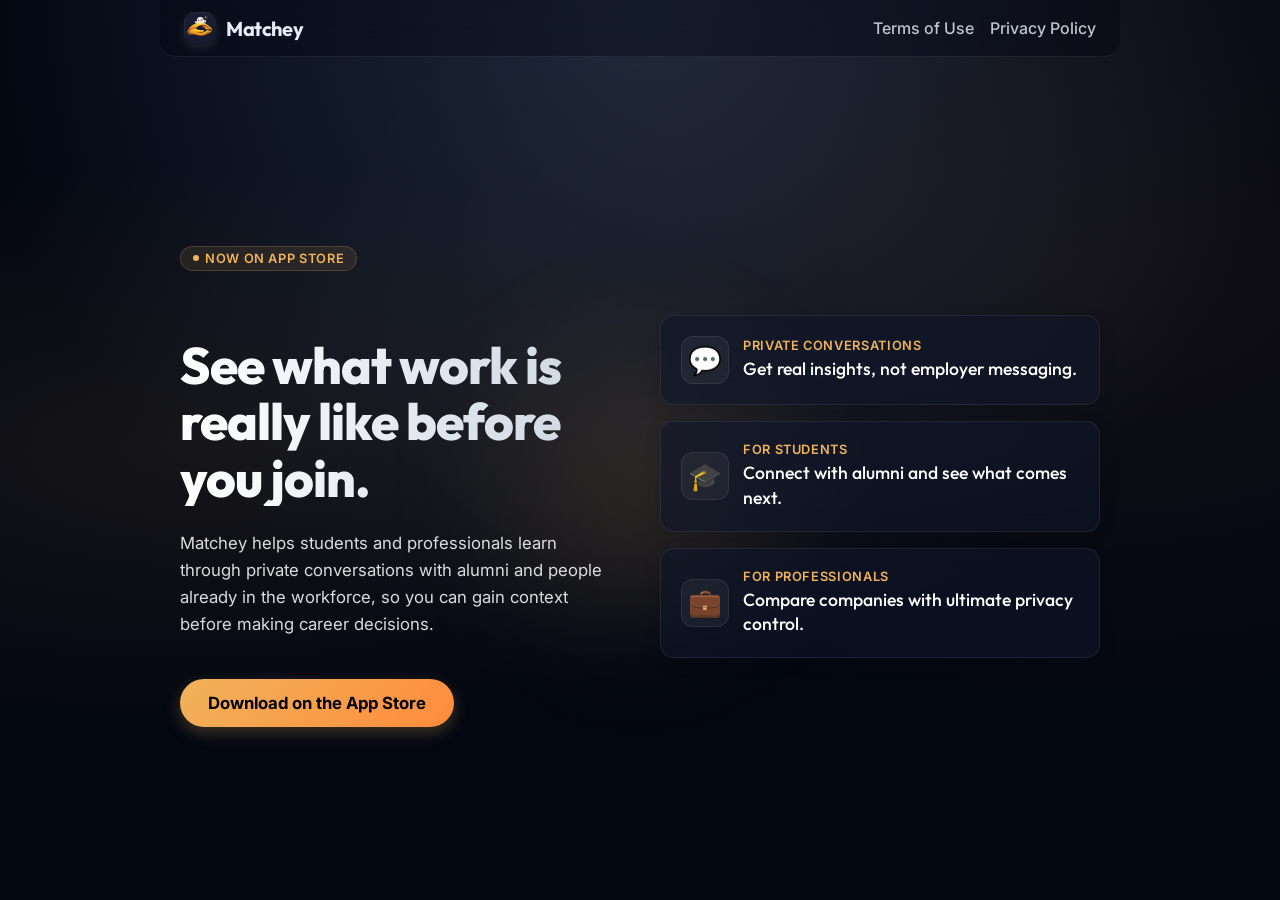
<file: index.html>
<!DOCTYPE html>
<html lang="en">

<head>
  <meta charset="UTF-8" />
  <meta name="viewport" content="width=device-width, initial-scale=1.0" />
  <meta name="description"
    content="Matchey helps students and professionals learn through private conversations with alumni. See the future of work before you join it." />
  <title>Matchey | See The Future of Work</title>

  <!-- Font Preconnect -->
  <link rel="preconnect" href="https://fonts.googleapis.com">
  <link rel="preconnect" href="https://fonts.gstatic.com" crossorigin>
  <link
    href="https://fonts.googleapis.com/css2?family=Inter:wght@400;500;600;700&family=Outfit:wght@400;500;700;800&display=swap"
    rel="stylesheet">

  <link rel="stylesheet" href="./styles.css" />
  <link rel="stylesheet" href="./landing.css" /> <!-- Dedicated landing styles -->
</head>

<body class="landing-page revamped-landing">
  <div class="site-shell">
    <header class="topbar glass-header">
      <div class="logo-container">
        <img src="./image/matchey_fixed_1024x1024.png" alt="Matchey Logo" class="logo-mark" />
        <p class="logo-text">Matchey</p>
      </div>
      <nav class="nav-links">
        <a href="./matchey-tos.html" class="nav-item">Terms of Use</a>
        <a href="./matchey-privacy.html" class="nav-item">Privacy Policy</a>
      </nav>
    </header>

    <main class="landing-main">
      <section class="hero-card landing-hero premium-hero" id="hero-section">
        <div class="hero-bg-glow"></div>
        <div class="hero-copy">
          <div class="eyebrow-badge">
            <span class="pulse-dot"></span> Now on App Store
          </div>
          <h1 class="gradient-text">See what work is really like before you join.</h1>
          <p class="hero-body">
            Matchey helps students and professionals learn through private conversations with alumni and people already
            in the workforce, so you can gain context before making career decisions.
          </p>
          <div class="hero-actions" id="hero-actions">
            <a class="primary-button premium-btn" href="https://apps.apple.com/my/app/matchey/id6758370075"
              target="_blank" rel="noreferrer">
              <span class="btn-text">Download on the App Store</span>
              <span class="btn-glow"></span>
            </a>
          </div>
        </div>

        <div class="hero-visual" aria-label="Feature HIGHLIGHTS">
          <div class="info-card info-card-main glass-card" id="card-private">
            <div class="card-icon">💬</div>
            <div class="card-content">
              <span class="info-label">Private conversations</span>
              <strong>Get real insights, not employer messaging.</strong>
            </div>
          </div>
          <div class="info-card glass-card" id="card-students">
            <div class="card-icon">🎓</div>
            <div class="card-content">
              <span class="info-label">For students</span>
              <strong>Connect with alumni and see what comes next.</strong>
            </div>
          </div>
          <div class="info-card glass-card" id="card-professionals">
            <div class="card-icon">💼</div>
            <div class="card-content">
              <span class="info-label">For professionals</span>
              <strong>Compare companies with ultimate privacy control.</strong>
            </div>
          </div>
        </div>
      </section>
    </main>
  </div>
</body>

</html>
</file>
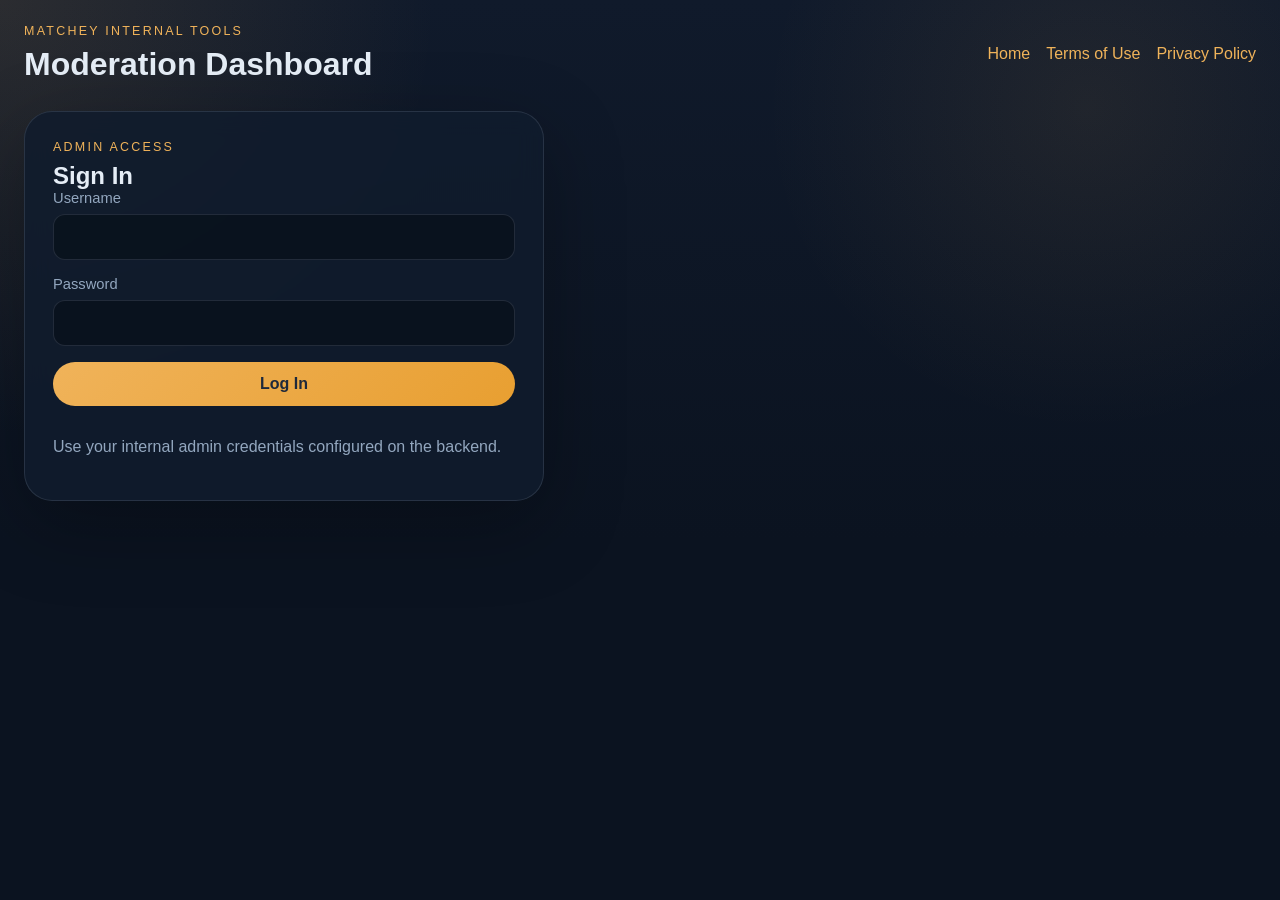
<file: moderation/index.html>
<!DOCTYPE html>
<html lang="en">
<head>
  <meta charset="UTF-8" />
  <meta name="viewport" content="width=device-width, initial-scale=1.0" />
  <title>Matchey Admin</title>
  <link rel="stylesheet" href="../styles.css" />
</head>
<body>
  <div class="site-shell">
    <header class="topbar">
      <div>
        <p class="eyebrow">Matchey Internal Tools</p>
        <h1>Moderation Dashboard</h1>
      </div>
      <nav class="nav-links">
        <a href="../index.html">Home</a>
        <a href="../matchey-tos.html">Terms of Use</a>
        <a href="../matchey-privacy.html">Privacy Policy</a>
      </nav>
    </header>

    <main class="admin-layout">
      <section class="card login-card" id="login-card">
        <div class="card-header">
          <p class="eyebrow">Admin Access</p>
          <h2>Sign In</h2>
        </div>
        <form id="login-form" class="stack">
          <label>
            Username
            <input id="username" type="text" autocomplete="username" required />
          </label>
          <label>
            Password
            <input id="password" type="password" autocomplete="current-password" required />
          </label>
          <button type="submit" class="primary-button">Log In</button>
          <p class="muted" id="login-status">Use your internal admin credentials configured on the backend.</p>
        </form>
      </section>

      <section class="dashboard hidden" id="dashboard">
        <div class="dashboard-toolbar">
          <div>
            <p class="eyebrow">Moderation Queue</p>
            <h2>Blocked / Reported Users</h2>
          </div>
          <div class="toolbar-actions">
            <button type="button" class="ghost-button" id="refresh-reports">Refresh</button>
            <button type="button" class="ghost-button" id="logout-button">Log Out</button>
          </div>
        </div>

        <div class="status-banner" id="session-banner"></div>

        <div class="dashboard-grid">
          <aside class="card reports-list-card">
            <div class="card-header compact">
              <h3>Reports</h3>
              <span class="pill" id="report-count">0</span>
            </div>
            <div class="reports-list" id="reports-list"></div>
          </aside>

          <section class="card report-detail-card">
            <div id="report-detail-empty" class="empty-state">
              <h3>No report selected</h3>
              <p>Select a report to review the reporter, reported user, and recent conversation context.</p>
            </div>
            <div id="report-detail" class="hidden">
              <div class="detail-header">
                <div>
                  <p class="eyebrow">Report Detail</p>
                  <h3 id="detail-title"></h3>
                  <p class="muted" id="detail-created-at"></p>
                </div>
                <button type="button" class="danger-button" id="eject-button">Eject User</button>
              </div>

              <div class="detail-grid">
                <div class="detail-block">
                  <h4>Reporter</h4>
                  <div id="detail-reporter"></div>
                </div>
                <div class="detail-block">
                  <h4>Reported User</h4>
                  <div id="detail-reported-user"></div>
                </div>
              </div>

              <div class="detail-block">
                <h4>Reason</h4>
                <p id="detail-reason"></p>
              </div>

              <div class="detail-block">
                <div class="detail-section-heading">
                  <h4>Profile Moderation</h4>
                  <span class="muted">Remove harmful profile content directly from this screen</span>
                </div>
                <div id="detail-profile"></div>
              </div>

              <div class="detail-block">
                <div class="detail-section-heading">
                  <h4>Recent Conversation Context</h4>
                  <span class="muted">Last 20 messages between these users</span>
                </div>
                <div class="conversation-list" id="detail-conversation"></div>
              </div>
            </div>
          </section>
        </div>
      </section>
    </main>
  </div>

  <script src="../admin.js" defer></script>
</body>
</html>
</file>
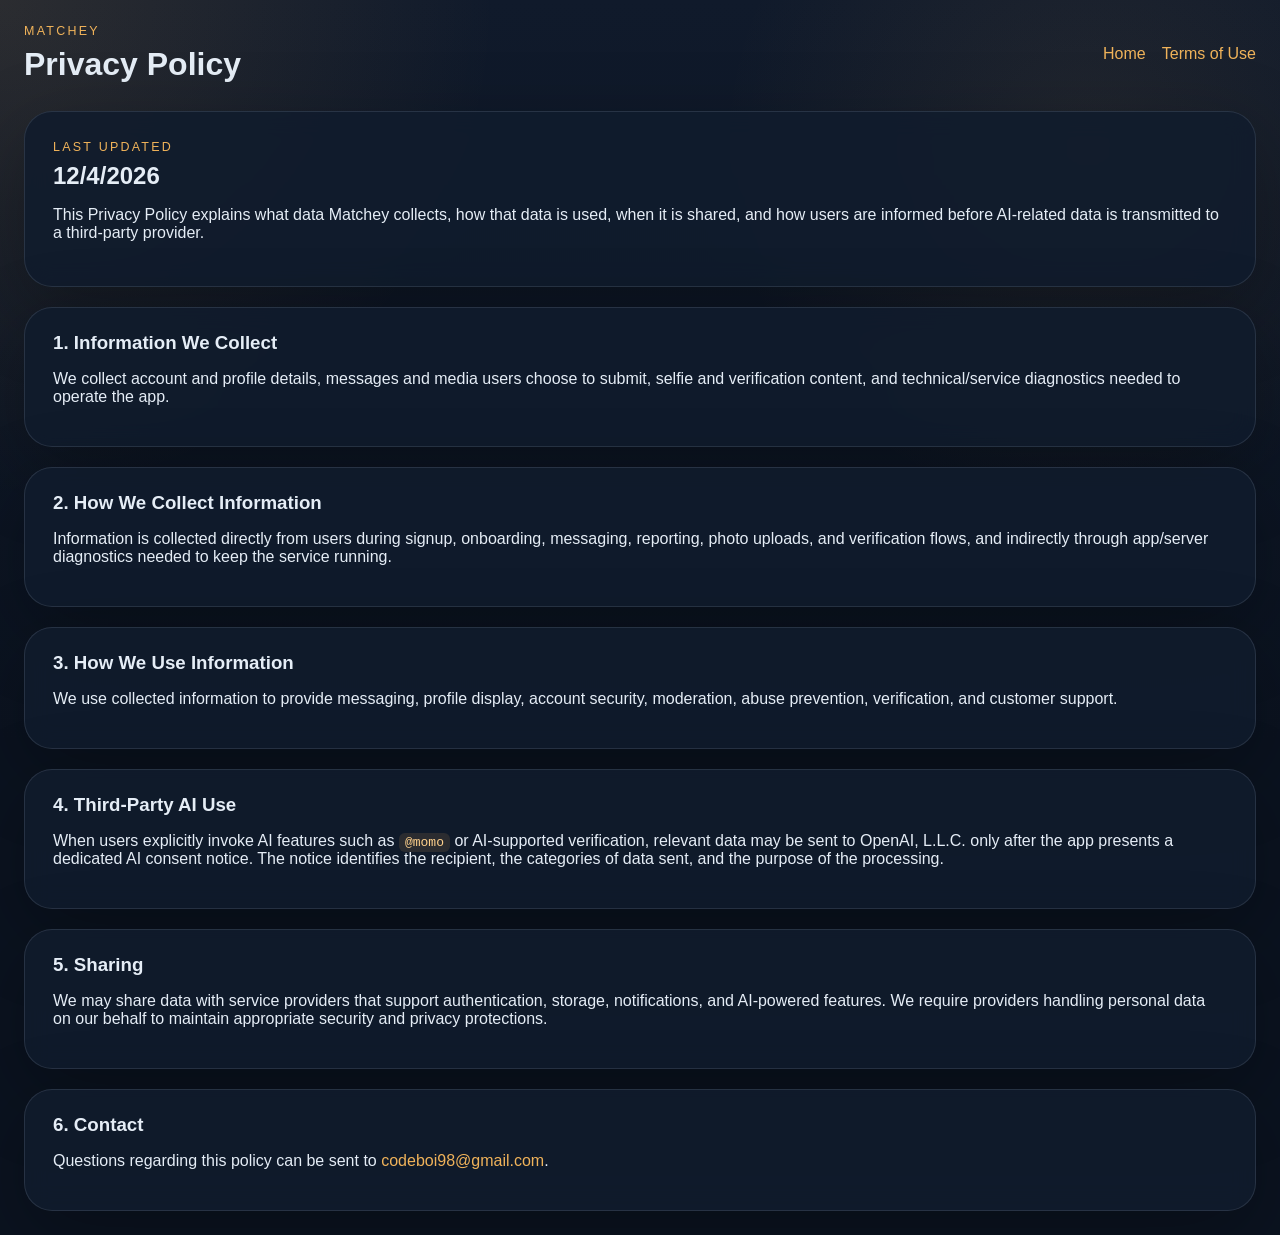
<file: matchey-privacy.html>
<!DOCTYPE html>
<html lang="en">
<head>
  <meta charset="UTF-8" />
  <meta name="viewport" content="width=device-width, initial-scale=1.0" />
  <title>Matchey Privacy Policy</title>
  <link rel="stylesheet" href="./styles.css" />
</head>
<body>
  <div class="legal-shell">
    <header class="topbar">
      <div>
        <p class="eyebrow">Matchey</p>
        <h1>Privacy Policy</h1>
      </div>
      <nav class="nav-links">
        <a href="./index.html">Home</a>
        <a href="./matchey-tos.html">Terms of Use</a>
      </nav>
    </header>

    <main class="legal-main">
      <section class="hero-card">
        <p class="eyebrow">Last Updated</p>
        <h2 id="privacy-last-updated"></h2>
        <p>
          This Privacy Policy explains what data Matchey collects, how that data is used, when it is shared,
          and how users are informed before AI-related data is transmitted to a third-party provider.
        </p>
      </section>

      <section class="legal-section">
        <h3>1. Information We Collect</h3>
        <p>We collect account and profile details, messages and media users choose to submit, selfie and verification content, and technical/service diagnostics needed to operate the app.</p>
      </section>

      <section class="legal-section">
        <h3>2. How We Collect Information</h3>
        <p>Information is collected directly from users during signup, onboarding, messaging, reporting, photo uploads, and verification flows, and indirectly through app/server diagnostics needed to keep the service running.</p>
      </section>

      <section class="legal-section">
        <h3>3. How We Use Information</h3>
        <p>We use collected information to provide messaging, profile display, account security, moderation, abuse prevention, verification, and customer support.</p>
      </section>

      <section class="legal-section">
        <h3>4. Third-Party AI Use</h3>
        <p>When users explicitly invoke AI features such as <code>@momo</code> or AI-supported verification, relevant data may be sent to OpenAI, L.L.C. only after the app presents a dedicated AI consent notice. The notice identifies the recipient, the categories of data sent, and the purpose of the processing.</p>
      </section>

      <section class="legal-section">
        <h3>5. Sharing</h3>
        <p>We may share data with service providers that support authentication, storage, notifications, and AI-powered features. We require providers handling personal data on our behalf to maintain appropriate security and privacy protections.</p>
      </section>

      <section class="legal-section">
        <h3>6. Contact</h3>
        <p>Questions regarding this policy can be sent to <a href="mailto:codeboi98@gmail.com">codeboi98@gmail.com</a>.</p>
      </section>
    </main>
  </div>

  <script>
    document.getElementById('privacy-last-updated').textContent = new Date().toLocaleDateString();
  </script>
</body>
</html>
</file>
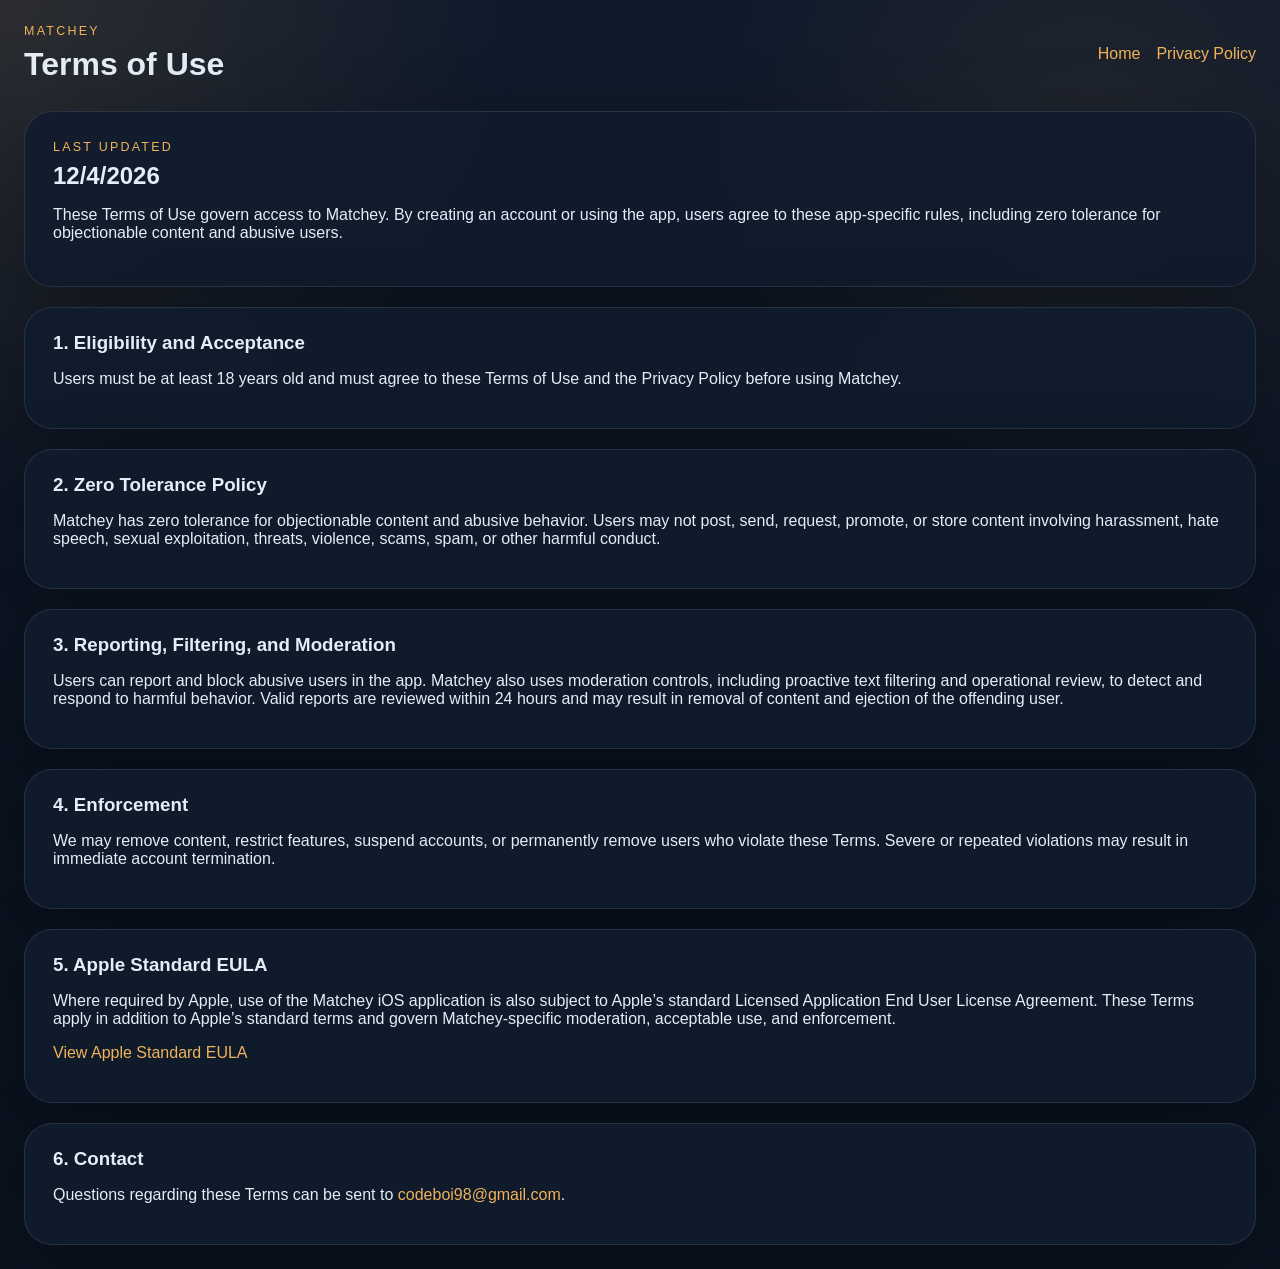
<file: matchey-tos.html>
<!DOCTYPE html>
<html lang="en">
<head>
  <meta charset="UTF-8" />
  <meta name="viewport" content="width=device-width, initial-scale=1.0" />
  <title>Matchey Terms of Use</title>
  <link rel="stylesheet" href="./styles.css" />
</head>
<body>
  <div class="legal-shell">
    <header class="topbar">
      <div>
        <p class="eyebrow">Matchey</p>
        <h1>Terms of Use</h1>
      </div>
      <nav class="nav-links">
        <a href="./index.html">Home</a>
        <a href="./matchey-privacy.html">Privacy Policy</a>
      </nav>
    </header>

    <main class="legal-main">
      <section class="hero-card">
        <p class="eyebrow">Last Updated</p>
        <h2 id="tos-last-updated"></h2>
        <p>
          These Terms of Use govern access to Matchey. By creating an account or using the app, users agree to
          these app-specific rules, including zero tolerance for objectionable content and abusive users.
        </p>
      </section>

      <section class="legal-section">
        <h3>1. Eligibility and Acceptance</h3>
        <p>Users must be at least 18 years old and must agree to these Terms of Use and the Privacy Policy before using Matchey.</p>
      </section>

      <section class="legal-section">
        <h3>2. Zero Tolerance Policy</h3>
        <p>Matchey has zero tolerance for objectionable content and abusive behavior. Users may not post, send, request, promote, or store content involving harassment, hate speech, sexual exploitation, threats, violence, scams, spam, or other harmful conduct.</p>
      </section>

      <section class="legal-section">
        <h3>3. Reporting, Filtering, and Moderation</h3>
        <p>Users can report and block abusive users in the app. Matchey also uses moderation controls, including proactive text filtering and operational review, to detect and respond to harmful behavior. Valid reports are reviewed within 24 hours and may result in removal of content and ejection of the offending user.</p>
      </section>

      <section class="legal-section">
        <h3>4. Enforcement</h3>
        <p>We may remove content, restrict features, suspend accounts, or permanently remove users who violate these Terms. Severe or repeated violations may result in immediate account termination.</p>
      </section>

      <section class="legal-section">
        <h3>5. Apple Standard EULA</h3>
        <p>Where required by Apple, use of the Matchey iOS application is also subject to Apple’s standard Licensed Application End User License Agreement. These Terms apply in addition to Apple’s standard terms and govern Matchey-specific moderation, acceptable use, and enforcement.</p>
        <p><a href="https://www.apple.com/legal/internet-services/itunes/dev/stdeula/">View Apple Standard EULA</a></p>
      </section>

      <section class="legal-section">
        <h3>6. Contact</h3>
        <p>Questions regarding these Terms can be sent to <a href="mailto:codeboi98@gmail.com">codeboi98@gmail.com</a>.</p>
      </section>
    </main>
  </div>

  <script>
    document.getElementById('tos-last-updated').textContent = new Date().toLocaleDateString();
  </script>
</body>
</html>
</file>
<file: styles.css>
:root {
  --bg: #0b1320;
  --panel: #111c2d;
  --panel-alt: #17263b;
  --panel-soft: rgba(17, 28, 45, 0.72);
  --line: rgba(148, 163, 184, 0.18);
  --text: #e5edf6;
  --muted: #93a7bf;
  --accent: #f0b35a;
  --accent-strong: #e89f31;
  --accent-soft: rgba(240, 179, 90, 0.16);
  --danger: #ef4444;
  --success: #22c55e;
  --shadow: 0 24px 80px rgba(0, 0, 0, 0.28);
  --radius-xl: 28px;
  --radius-lg: 18px;
  --radius-md: 12px;
  --font: "Inter", "Segoe UI", sans-serif;
}

* {
  box-sizing: border-box;
}

body {
  margin: 0;
  font-family: var(--font);
  background:
    radial-gradient(circle at top left, rgba(240, 179, 90, 0.12), transparent 28%),
    radial-gradient(circle at 85% 12%, rgba(240, 179, 90, 0.08), transparent 24%),
    linear-gradient(180deg, #101a2b 0%, var(--bg) 60%);
  color: var(--text);
  min-height: 100vh;
}

a {
  color: var(--accent);
  text-decoration: none;
}

a:hover {
  color: #ffd18d;
}

button,
input {
  font: inherit;
}

.site-shell,
.legal-shell {
  max-width: 1280px;
  margin: 0 auto;
  padding: 24px;
}

.landing-page .site-shell {
  max-width: 960px;
  padding-top: 28px;
  padding-bottom: 48px;
}

.topbar {
  display: flex;
  justify-content: space-between;
  gap: 24px;
  align-items: center;
  margin-bottom: 28px;
}

.topbar h1,
.hero-card h2,
.legal-section h3,
.card-header h2,
.dashboard-toolbar h2 {
  margin: 0;
}

.nav-links {
  display: flex;
  gap: 16px;
  flex-wrap: wrap;
}

.eyebrow {
  margin: 0 0 8px;
  color: var(--accent);
  text-transform: uppercase;
  letter-spacing: 0.18em;
  font-size: 0.78rem;
}

.card,
.hero-card,
.legal-section {
  background: rgba(17, 28, 45, 0.88);
  border: 1px solid var(--line);
  border-radius: var(--radius-xl);
  box-shadow: var(--shadow);
  backdrop-filter: blur(12px);
}

.card,
.hero-card {
  padding: 28px;
}

.landing-main,
.landing-grid {
  display: grid;
  gap: 24px;
}

.landing-hero {
  display: grid;
  grid-template-columns: 1fr;
  gap: 24px;
  align-items: center;
  min-height: calc(100vh - 150px);
  padding: 36px;
}

.hero-copy {
  display: grid;
  gap: 18px;
  align-content: center;
  justify-items: start;
}

.simple-hero {
  max-width: 720px;
  margin: 0 auto;
}

.simple-hero .hero-copy {
  justify-items: center;
  text-align: center;
}

.landing-page .topbar {
  margin-bottom: 16px;
}

.landing-page .topbar h1 {
  max-width: 14ch;
  font-size: clamp(2rem, 4.8vw, 3.75rem);
  line-height: 1.02;
  letter-spacing: -0.03em;
}

.landing-page .nav-links a {
  color: var(--text);
  opacity: 0.82;
}

.landing-page .nav-links a:hover {
  color: var(--accent);
  opacity: 1;
}

.landing-page .hero-copy h2,
.story-copy h2,
.highlight-copy h2,
.closing-cta h2 {
  margin: 0;
  font-size: clamp(1.6rem, 3.4vw, 2.7rem);
  line-height: 1.08;
  letter-spacing: -0.025em;
}

.hero-body {
  margin: 0;
  color: var(--muted);
  font-size: 1rem;
  line-height: 1.72;
  max-width: 52ch;
}

.hero-actions {
  display: flex;
  gap: 14px;
  flex-wrap: wrap;
}

.button-link {
  display: inline-flex;
  align-items: center;
  justify-content: center;
}

.hero-metric {
  padding: 18px 20px;
  border-radius: var(--radius-lg);
  background: rgba(23, 38, 59, 0.88);
  border: 1px solid var(--line);
}

.hero-metric span {
  display: block;
  margin-bottom: 8px;
  color: var(--muted);
  font-size: 0.86rem;
  text-transform: uppercase;
  letter-spacing: 0.08em;
}

.hero-metric strong {
  font-size: 1.05rem;
}

.phone-card h3,
.feature-panel h3 {
  margin: 14px 0 10px;
  font-size: 1.2rem;
  line-height: 1.25;
}

.phone-card p,
.story-copy p,
.feature-panel p,
.highlight-copy p,
.closing-cta p,
.quote-panel p {
  margin: 0;
  color: var(--muted);
  font-size: 0.98rem;
  line-height: 1.72;
}

.story-copy,
.highlight-copy {
  display: grid;
  gap: 14px;
}

.story-copy h2,
.highlight-copy h2,
.closing-cta h2 {
  max-width: 16ch;
}

.story-aside {
  display: grid;
  align-self: stretch;
}

.quote-panel,
.feature-panel,
.closing-cta,
.story-screen,
.privacy-screen {
  background: var(--panel-soft);
  border: 1px solid var(--line);
  border-radius: var(--radius-xl);
  box-shadow: var(--shadow);
  backdrop-filter: blur(12px);
}

.quote-panel {
  padding: 24px;
}

.quote-mark {
  display: block;
  color: var(--accent);
  font-size: 3rem;
  line-height: 1;
}

.feature-band {
  display: grid;
  grid-template-columns: repeat(2, minmax(0, 1fr));
  gap: 18px;
}

.feature-panel {
  padding: 24px;
}

.compact-panel h3 {
  margin-bottom: 0;
}

.highlight-strip {
  padding-top: 8px;
}

.highlight-points {
  display: grid;
  gap: 12px;
  align-content: start;
}

.closing-cta {
  display: grid;
  gap: 14px;
  margin-top: 8px;
  padding: 28px;
  text-align: center;
  justify-items: center;
}

.closing-cta p {
  max-width: 62ch;
}

.card-header.compact {
  display: flex;
  justify-content: space-between;
  align-items: center;
}

.admin-layout {
  display: grid;
  gap: 24px;
}

.login-card {
  max-width: 520px;
}

.stack {
  display: grid;
  gap: 16px;
}

label {
  display: grid;
  gap: 8px;
  color: var(--muted);
  font-size: 0.92rem;
}

input {
  border: 1px solid var(--line);
  border-radius: var(--radius-md);
  background: rgba(9, 16, 27, 0.75);
  color: var(--text);
  padding: 14px 16px;
}

input:focus {
  outline: 2px solid rgba(240, 179, 90, 0.3);
  border-color: rgba(240, 179, 90, 0.5);
}

.primary-button,
.ghost-button,
.danger-button {
  border: 0;
  border-radius: 999px;
  padding: 13px 18px;
  cursor: pointer;
  transition: transform 0.15s ease, opacity 0.15s ease, background 0.15s ease;
}

.primary-button {
  background: linear-gradient(135deg, var(--accent), var(--accent-strong));
  color: #1e293b;
  font-weight: 700;
}

.ghost-button {
  background: rgba(148, 163, 184, 0.12);
  color: var(--text);
}

.danger-button {
  background: rgba(239, 68, 68, 0.16);
  color: #fecaca;
  border: 1px solid rgba(239, 68, 68, 0.35);
}

.primary-button:hover,
.ghost-button:hover,
.danger-button:hover {
  transform: translateY(-1px);
}

.muted {
  color: var(--muted);
}

.hidden {
  display: none !important;
}

.dashboard-toolbar,
.detail-header,
.detail-section-heading {
  display: flex;
  justify-content: space-between;
  align-items: center;
  gap: 16px;
}

.toolbar-actions {
  display: flex;
  gap: 12px;
  flex-wrap: wrap;
}

.status-banner {
  margin: 16px 0 0;
  padding: 12px 16px;
  border-radius: var(--radius-md);
  background: rgba(34, 197, 94, 0.12);
  border: 1px solid rgba(34, 197, 94, 0.2);
  color: #bbf7d0;
}

.dashboard-grid {
  display: grid;
  grid-template-columns: 360px minmax(0, 1fr);
  gap: 24px;
}

.reports-list {
  display: grid;
  gap: 12px;
  margin-top: 18px;
  max-height: 72vh;
  overflow: auto;
}

.report-item {
  border: 1px solid var(--line);
  background: rgba(23, 38, 59, 0.88);
  border-radius: var(--radius-lg);
  padding: 16px;
  cursor: pointer;
}

.report-item.urgent {
  border-color: rgba(239, 68, 68, 0.5);
  box-shadow: inset 0 0 0 1px rgba(239, 68, 68, 0.2);
}

.report-item.active {
  border-color: rgba(240, 179, 90, 0.5);
  box-shadow: inset 0 0 0 1px rgba(240, 179, 90, 0.35);
}

.report-item h4,
.report-item p {
  margin: 0;
}

.report-item .report-meta {
  display: flex;
  justify-content: space-between;
  align-items: center;
  margin-bottom: 10px;
  color: var(--muted);
  font-size: 0.86rem;
}

.age-chip {
  display: inline-flex;
  align-items: center;
  justify-content: center;
  padding: 4px 10px;
  border-radius: 999px;
  background: rgba(148, 163, 184, 0.12);
  color: var(--muted);
  font-size: 0.78rem;
  font-weight: 700;
}

.age-chip.urgent,
.text-danger {
  color: #fca5a5;
}

.pill {
  display: inline-flex;
  align-items: center;
  justify-content: center;
  min-width: 34px;
  height: 34px;
  border-radius: 999px;
  background: rgba(240, 179, 90, 0.15);
  color: var(--accent);
  font-weight: 700;
}

.detail-grid {
  display: grid;
  grid-template-columns: repeat(2, minmax(0, 1fr));
  gap: 16px;
}

.detail-block {
  margin-top: 20px;
  padding: 18px;
  border-radius: var(--radius-lg);
  background: rgba(23, 38, 59, 0.88);
  border: 1px solid var(--line);
}

.detail-block h4,
.detail-block p {
  margin-top: 0;
}

.detail-kv {
  display: grid;
  gap: 8px;
}

.detail-kv div {
  display: flex;
  justify-content: space-between;
  gap: 12px;
  color: var(--muted);
}

.detail-kv strong {
  color: var(--text);
}

.conversation-list {
  display: grid;
  gap: 10px;
}

.profile-moderation-grid {
  display: grid;
  grid-template-columns: minmax(0, 1.4fr) minmax(220px, 0.6fr);
  gap: 16px;
}

.moderation-action-stack {
  display: grid;
  gap: 12px;
  align-content: start;
}

.photo-moderation-list {
  display: grid;
  grid-template-columns: repeat(auto-fit, minmax(180px, 1fr));
  gap: 14px;
  margin-top: 18px;
}

.photo-card {
  overflow: hidden;
  border-radius: var(--radius-lg);
  border: 1px solid var(--line);
  background: rgba(9, 16, 27, 0.65);
}

.photo-card img,
.message-image {
  width: 100%;
  display: block;
  object-fit: cover;
}

.photo-card img {
  height: 180px;
}

.photo-card-footer,
.message-actions {
  display: flex;
  align-items: center;
  justify-content: space-between;
  gap: 12px;
  padding: 12px 14px;
}

.compact-button {
  padding: 9px 12px;
  font-size: 0.85rem;
}

.message-body {
  display: grid;
  gap: 10px;
}

.message-image {
  max-width: 280px;
  border-radius: var(--radius-md);
  border: 1px solid var(--line);
}

.message-row {
  padding: 14px 16px;
  border-radius: var(--radius-md);
  background: rgba(9, 16, 27, 0.65);
  border: 1px solid var(--line);
}

.message-row.deleted {
  opacity: 0.7;
}

.message-meta {
  display: flex;
  justify-content: space-between;
  gap: 12px;
  margin-bottom: 6px;
  color: var(--muted);
  font-size: 0.84rem;
}

.empty-state {
  padding: 48px 24px;
  text-align: center;
  color: var(--muted);
}

.legal-main {
  display: grid;
  gap: 20px;
}

.legal-section {
  padding: 24px 28px;
}

code {
  background: rgba(240, 179, 90, 0.12);
  padding: 2px 6px;
  border-radius: 6px;
  color: #ffd18d;
}

@media (max-width: 960px) {
  .dashboard-grid,
  .detail-grid,
  .landing-hero,
  .profile-moderation-grid,
  .story-screen,
  .privacy-screen,
  .feature-band {
    grid-template-columns: 1fr;
  }

  .topbar,
  .dashboard-toolbar,
  .detail-header,
  .detail-section-heading {
    align-items: flex-start;
    flex-direction: column;
  }

  .site-shell,
  .legal-shell {
    padding: 18px;
  }

  .landing-hero {
    min-height: auto;
    gap: 24px;
    padding: 24px;
  }

  .landing-page .topbar h1,
  .landing-page .hero-copy h2,
  .story-copy h2,
  .highlight-copy h2,
  .closing-cta h2 {
    max-width: none;
  }

  .closing-cta {
    justify-items: stretch;
    text-align: left;
  }
}
</file>
<file: landing.css>
/* landing.css - Premium Styles for Matchey Landing Page */
:root {
  --font-heading: 'Outfit', var(--font);
  --font-body: 'Inter', var(--font);

  --premium-bg: #030712;
  --premium-surface: #0f172a;
  --premium-surface-soft: rgba(15, 23, 42, 0.6);
  --glass-border: rgba(255, 255, 255, 0.08);

  --accent-gradient: linear-gradient(135deg, #f0b35a 0%, #ff8b3d 100%);
  --accent-glow: rgba(240, 179, 90, 0.4);
}

body.revamped-landing {
  font-family: var(--font-body);
  background-color: var(--premium-bg);
  background-image:
    radial-gradient(ellipse at 15% 50%, rgba(240, 179, 90, 0.08), transparent 45%),
    radial-gradient(ellipse at 85% 30%, rgba(255, 139, 61, 0.06), transparent 50%),
    radial-gradient(circle at 50% 0%, rgba(30, 41, 59, 1), var(--premium-bg) 60%);
  color: var(--text);
  margin: 0;
  height: 100vh;
  overflow: hidden;
  /* No scrolling */
  display: flex;
  flex-direction: column;
}

.site-shell {
  height: 100vh;
  display: flex;
  flex-direction: column;
  padding: 0 !important;
  /* Overriding default padding to take full height */
  max-width: 1200px;
  margin: 0 auto;
  width: 100%;
}

/* Glass Header */
.glass-header {
  background: rgba(3, 7, 18, 0.4);
  backdrop-filter: blur(16px);
  -webkit-backdrop-filter: blur(16px);
  border-bottom: 1px solid var(--glass-border);
  padding: 12px 24px;
  border-radius: 0 0 16px 16px;
  position: relative;
  z-index: 100;
  margin: 0;
  flex-shrink: 0;
}

.logo-container {
  display: flex;
  align-items: center;
  gap: 10px;
}

.logo-mark {
  display: block;
  width: 32px;
  height: 32px;
  border-radius: 10px;
  object-fit: cover;
  box-shadow: 0 4px 10px rgba(255, 255, 255, 0.1);
}

.logo-text {
  margin: 0;
  font-family: var(--font-heading);
  font-weight: 700;
  font-size: 1.25rem;
  letter-spacing: -0.02em;
}

.nav-item {
  font-weight: 500;
  font-size: 1rem;
  transition: color 0.2s, text-shadow 0.2s;
}

.nav-item:hover {
  text-shadow: 0 0 8px rgba(255, 255, 255, 0.4);
}

/* Main content wrapper */
.landing-main {
  flex-grow: 1;
  display: flex;
  align-items: center;
  justify-content: center;
  overflow: hidden;
  padding: 10px 20px;
}

/* Hero Section */
.premium-hero {
  position: relative;
  background: transparent;
  border: none;
  box-shadow: none;
  backdrop-filter: none;
  padding: 0;
  display: grid;
  grid-template-columns: 1fr 1fr;
  gap: 40px;
  align-items: center;
  width: 100%;
}

.hero-bg-glow {
  position: absolute;
  top: 50%;
  left: 50%;
  transform: translate(-50%, -50%);
  width: 500px;
  height: 500px;
  background: radial-gradient(circle, rgba(240, 179, 90, 0.12) 0%, transparent 60%);
  z-index: -1;
  pointer-events: none;
  filter: blur(40px);
}

.hero-copy {
  display: flex;
  flex-direction: column;
  justify-content: center;
  align-items: flex-start;
  gap: 16px;
}

.gradient-text {
  background: linear-gradient(to right, #ffffff, #cbd5e1);
  -webkit-background-clip: text;
  background-clip: text;
  -webkit-text-fill-color: transparent;
  font-family: var(--font-heading);
  font-weight: 800;
  font-size: clamp(2.3rem, 4vw, 3.2rem) !important;
  line-height: 1.1 !important;
  letter-spacing: -0.02em !important;
  margin-bottom: 8px !important;
}

.eyebrow-badge {
  display: inline-flex;
  align-items: center;
  gap: 6px;
  background: rgba(240, 179, 90, 0.1);
  border: 1px solid rgba(240, 179, 90, 0.2);
  padding: 4px 12px;
  border-radius: 999px;
  color: var(--accent);
  font-size: 0.8rem;
  font-weight: 600;
  text-transform: uppercase;
  letter-spacing: 0.05em;
  margin-bottom: 8px;
}

.pulse-dot {
  width: 6px;
  height: 6px;
  background-color: var(--accent);
  border-radius: 50%;
  box-shadow: 0 0 0 0 rgba(240, 179, 90, 0.7);
  animation: pulse 2s infinite;
}

.hero-body {
  font-size: 1.05rem !important;
  line-height: 1.6 !important;
  max-width: 480px;
  margin-bottom: 16px !important;
  color: rgba(255, 255, 255, 0.85);
}

@keyframes pulse {
  0% {
    transform: scale(0.95);
    box-shadow: 0 0 0 0 rgba(240, 179, 90, 0.7);
  }

  70% {
    transform: scale(1);
    box-shadow: 0 0 0 6px rgba(240, 179, 90, 0);
  }

  100% {
    transform: scale(0.95);
    box-shadow: 0 0 0 0 rgba(240, 179, 90, 0);
  }
}

/* Premium Button */
.hero-actions {
  margin-top: 10px;
}

.premium-btn {
  position: relative;
  overflow: hidden;
  padding: 14px 28px !important;
  border-radius: 99px !important;
  background: var(--accent-gradient) !important;
  font-size: 1.05rem !important;
  transition: all 0.3s ease !important;
  box-shadow: 0 6px 16px rgba(240, 179, 90, 0.25) !important;
  border: none !important;
}

.premium-btn:hover {
  transform: translateY(-2px) scale(1.02) !important;
  box-shadow: 0 8px 24px rgba(240, 179, 90, 0.4) !important;
}

.btn-text {
  position: relative;
  z-index: 2;
  color: #000;
  font-weight: 700;
}

/* Glass Cards */
.hero-visual {
  display: flex;
  flex-direction: column;
  gap: 16px;
  position: relative;
}

.glass-card {
  background: var(--premium-surface-soft);
  backdrop-filter: blur(12px);
  -webkit-backdrop-filter: blur(12px);
  border: 1px solid var(--glass-border);
  padding: 20px;
  border-radius: 14px;
  display: flex;
  align-items: center;
  gap: 14px;
  transition: all 0.3s cubic-bezier(0.25, 0.8, 0.25, 1);
  box-shadow: 0 4px 16px rgba(0, 0, 0, 0.15);
}

.glass-card:hover {
  transform: translateX(4px) translateY(-1px);
  border-color: rgba(240, 179, 90, 0.3);
  box-shadow: 0 8px 24px rgba(0, 0, 0, 0.2), 0 0 12px rgba(240, 179, 90, 0.1);
  background: rgba(20, 30, 50, 0.7);
}

.card-icon {
  font-size: 1.7rem;
  background: rgba(255, 255, 255, 0.05);
  width: 48px;
  height: 48px;
  display: flex;
  align-items: center;
  justify-content: center;
  border-radius: 12px;
  border: 1px solid var(--glass-border);
  flex-shrink: 0;
}

.card-content {
  display: flex;
  flex-direction: column;
  gap: 4px;
}

.card-content .info-label {
  color: var(--accent);
  font-size: 0.8rem;
  font-weight: 600;
  text-transform: uppercase;
  letter-spacing: 0.05em;
}

.card-content strong {
  font-family: var(--font-heading);
  font-size: 1.1rem;
  font-weight: 500;
  line-height: 1.4;
  color: #fff;
}

/* Mobile Responsiveness */
@media (max-width: 960px) {
  .site-shell {
    height: auto;
    overflow-y: auto;
  }

  body.revamped-landing {
    height: auto;
    overflow-y: auto;
  }

  .premium-hero {
    grid-template-columns: 1fr;
    text-align: center;
    gap: 20px;
  }

  .hero-copy {
    justify-items: center;
    align-items: center;
  }

  .glass-card {
    text-align: left;
  }

  .glass-card:hover {
    transform: translateY(-2px);
  }
}
</file>
